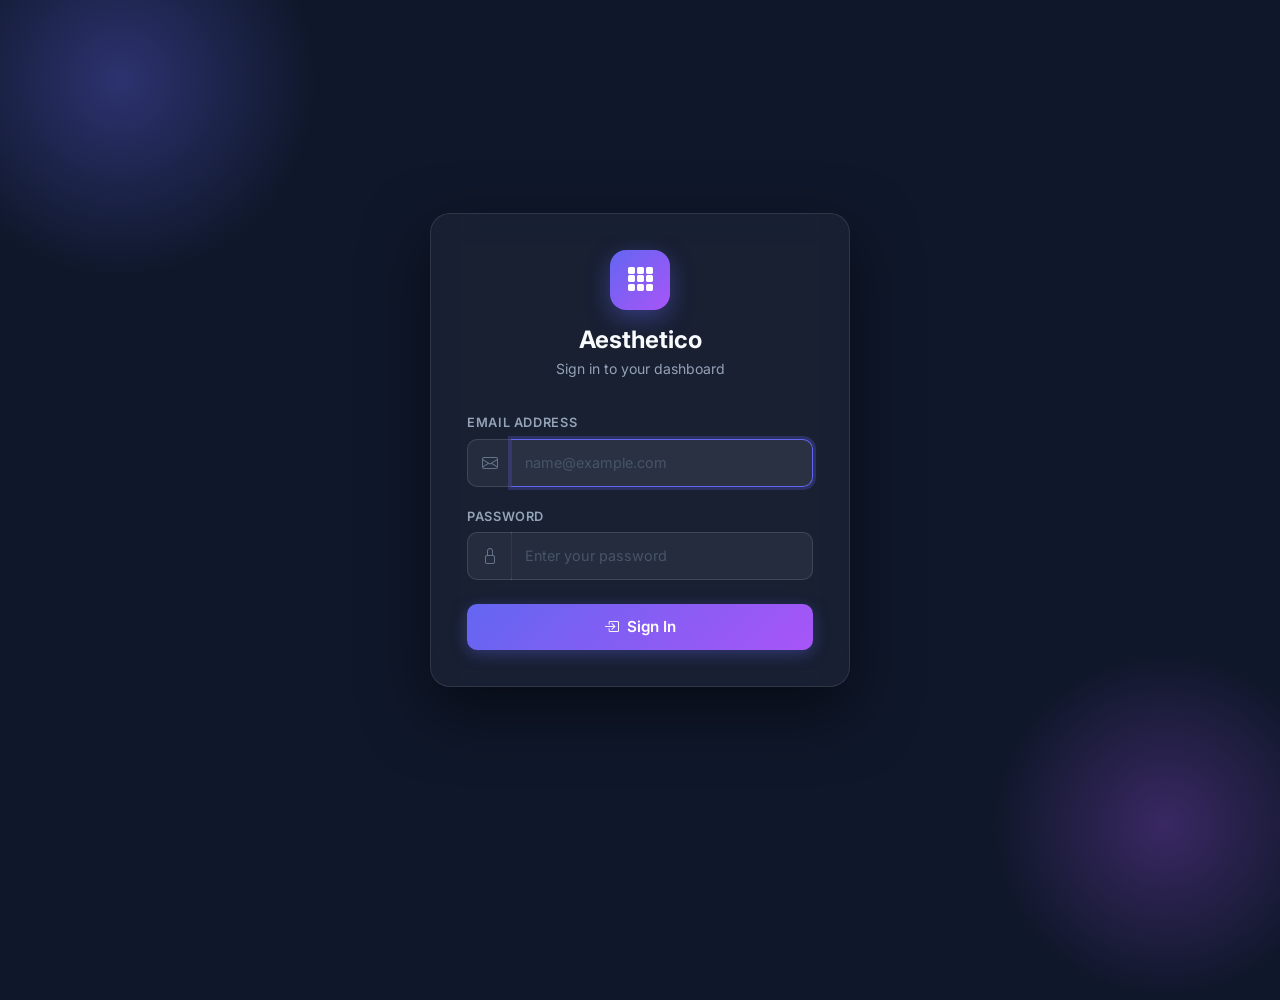
<file: static/login.html>
<!DOCTYPE html>
<html lang="en">
<head>
    <meta charset="UTF-8">
    <meta name="viewport" content="width=device-width, initial-scale=1.0">
    <title>Login - Aesthetico Dashboard</title>

    <!-- Bootstrap 5.3 -->
    <link href="https://cdn.jsdelivr.net/npm/bootstrap@5.3.3/dist/css/bootstrap.min.css" rel="stylesheet">
    <!-- Bootstrap Icons -->
    <link href="https://cdn.jsdelivr.net/npm/bootstrap-icons@1.11.3/font/bootstrap-icons.min.css" rel="stylesheet">
    <!-- Google Fonts -->
    <link href="https://fonts.googleapis.com/css2?family=Inter:wght@400;500;600;700&display=swap" rel="stylesheet">

    <style>
        *, *::before, *::after { box-sizing: border-box; }

        body {
            font-family: 'Inter', system-ui, -apple-system, sans-serif;
            min-height: 100vh;
            background: #0f172a;
            display: flex;
            align-items: center;
            justify-content: center;
            padding: 20px;
            position: relative;
            overflow: hidden;
        }

        /* Decorative blobs */
        body::before {
            content: '';
            position: absolute;
            top: -120px;
            left: -80px;
            width: 400px;
            height: 400px;
            background: radial-gradient(circle, rgba(99,102,241,0.35) 0%, transparent 70%);
            pointer-events: none;
        }

        body::after {
            content: '';
            position: absolute;
            bottom: -100px;
            right: -60px;
            width: 350px;
            height: 350px;
            background: radial-gradient(circle, rgba(168,85,247,0.28) 0%, transparent 70%);
            pointer-events: none;
        }

        /* Card */
        .login-card {
            width: 100%;
            max-width: 420px;
            background: rgba(255,255,255,0.04);
            border: 1px solid rgba(255,255,255,0.10);
            border-radius: 20px;
            backdrop-filter: blur(16px);
            box-shadow: 0 24px 64px rgba(0,0,0,0.5);
            position: relative;
            z-index: 1;
            overflow: hidden;
        }

        .login-header {
            text-align: center;
            padding: 36px 36px 20px;
        }

        .login-logo {
            width: 60px;
            height: 60px;
            border-radius: 16px;
            background: linear-gradient(135deg, #6366f1, #a855f7);
            display: inline-flex;
            align-items: center;
            justify-content: center;
            font-size: 1.75rem;
            color: #fff;
            margin-bottom: 16px;
            box-shadow: 0 8px 24px rgba(99,102,241,0.4);
        }

        .login-header h2 {
            font-size: 1.5rem;
            font-weight: 700;
            color: #f8fafc;
            margin-bottom: 4px;
        }

        .login-header p {
            font-size: 0.875rem;
            color: #94a3b8;
            margin: 0;
        }

        .login-body {
            padding: 10px 36px 36px;
        }

        .form-label {
            font-size: 0.8rem;
            font-weight: 600;
            color: #94a3b8;
            margin-bottom: 6px;
            text-transform: uppercase;
            letter-spacing: 0.05em;
        }

        .form-control {
            background: rgba(255,255,255,0.06);
            border: 1px solid rgba(255,255,255,0.12);
            border-radius: 10px;
            color: #f8fafc;
            padding: 11px 14px;
            font-size: 0.9rem;
            transition: border-color 0.2s, box-shadow 0.2s;
        }

        .form-control:focus {
            background: rgba(255,255,255,0.08);
            border-color: #6366f1;
            box-shadow: 0 0 0 3px rgba(99,102,241,0.25);
            color: #f8fafc;
            outline: none;
        }

        .form-control::placeholder { color: #475569; }

        .input-group-text {
            background: rgba(255,255,255,0.06);
            border: 1px solid rgba(255,255,255,0.12);
            border-right: none;
            border-radius: 10px 0 0 10px;
            color: #64748b;
            padding: 11px 14px;
        }

        .input-group .form-control {
            border-left: none;
            border-radius: 0 10px 10px 0;
        }

        .btn-login {
            background: linear-gradient(135deg, #6366f1, #a855f7);
            border: none;
            border-radius: 10px;
            padding: 12px;
            font-weight: 600;
            font-size: 0.95rem;
            color: #fff;
            width: 100%;
            cursor: pointer;
            transition: opacity 0.2s, transform 0.15s;
            box-shadow: 0 4px 16px rgba(99,102,241,0.35);
        }

        .btn-login:hover {
            opacity: 0.92;
        }

        .btn-login:active {
            transform: scale(0.98);
        }

        .btn-login:disabled {
            opacity: 0.65;
            cursor: not-allowed;
        }

        .alert-danger {
            background: rgba(239,68,68,0.12);
            border: 1px solid rgba(239,68,68,0.25);
            border-radius: 10px;
            color: #fca5a5;
            font-size: 0.875rem;
            padding: 10px 14px;
        }

        .divider {
            height: 1px;
            background: rgba(255,255,255,0.07);
            margin: 20px 0;
        }

        @media (max-width: 460px) {
            .login-header { padding: 28px 24px 16px; }
            .login-body   { padding: 10px 24px 28px; }
        }
    </style>
</head>
<body>

    <div class="login-card">
        <div class="login-header">
            <div class="login-logo">
                <i class="bi bi-grid-3x3-gap-fill"></i>
            </div>
            <h2>Aesthetico</h2>
            <p>Sign in to your dashboard</p>
        </div>

        <div class="login-body">
            <!-- Error alert -->
            <div class="alert alert-danger d-none mb-3" id="errorAlert">
                <i class="bi bi-exclamation-triangle-fill me-2"></i>
                <span id="errorMessage"></span>
            </div>

            <form id="loginForm" onsubmit="handleLogin(event)" novalidate>
                <div class="mb-3">
                    <label class="form-label" for="email">Email Address</label>
                    <div class="input-group">
                        <span class="input-group-text"><i class="bi bi-envelope"></i></span>
                        <input type="email" class="form-control" id="email"
                               placeholder="name@example.com" required autofocus>
                    </div>
                </div>

                <div class="mb-4">
                    <label class="form-label" for="password">Password</label>
                    <div class="input-group">
                        <span class="input-group-text"><i class="bi bi-lock"></i></span>
                        <input type="password" class="form-control" id="password"
                               placeholder="Enter your password" required>
                    </div>
                </div>

                <button class="btn-login" type="submit" id="btnLogin">
                    <i class="bi bi-box-arrow-in-right me-2"></i>Sign In
                </button>
            </form>
        </div>
    </div>

    <!-- Bootstrap 5.3 JS -->
    <script src="https://cdn.jsdelivr.net/npm/bootstrap@5.3.3/dist/js/bootstrap.bundle.min.js"></script>

    <script>
        const API = "";

        // If already logged in, redirect to dashboard
        (function checkAuth() {
            const token = localStorage.getItem("auth_token");
            if (token) {
                fetch(`${API}/api/me`, {
                    headers: { "Authorization": `Bearer ${token}` }
                })
                .then(res => {
                    if (res.ok) window.location.href = "/";
                })
                .catch(() => {
                    localStorage.removeItem("auth_token");
                    localStorage.removeItem("auth_user");
                });
            }
        })();

        async function handleLogin(e) {
            e.preventDefault();

            const email        = document.getElementById("email").value.trim();
            const password     = document.getElementById("password").value;
            const btn          = document.getElementById("btnLogin");
            const errorAlert   = document.getElementById("errorAlert");
            const errorMessage = document.getElementById("errorMessage");

            errorAlert.classList.add("d-none");

            const originalHTML = btn.innerHTML;
            btn.disabled  = true;
            btn.innerHTML = '<span class="spinner-border spinner-border-sm me-2"></span>Signing in...';

            try {
                const res = await fetch(`${API}/api/login`, {
                    method:  "POST",
                    headers: { "Content-Type": "application/json" },
                    body:    JSON.stringify({ email, password }),
                });

                const data = await res.json();

                if (!res.ok) {
                    throw new Error(data.detail || "Login failed. Please try again.");
                }

                localStorage.setItem("auth_token", data.token);
                localStorage.setItem("auth_user", JSON.stringify({
                    username: data.username,
                    email:    data.email,
                    role:     data.role,
                }));

                window.location.href = "/";

            } catch (err) {
                errorMessage.textContent = err.message;
                errorAlert.classList.remove("d-none");
            } finally {
                btn.disabled  = false;
                btn.innerHTML = originalHTML;
            }
        }
    </script>
</body>
</html>
</file>
